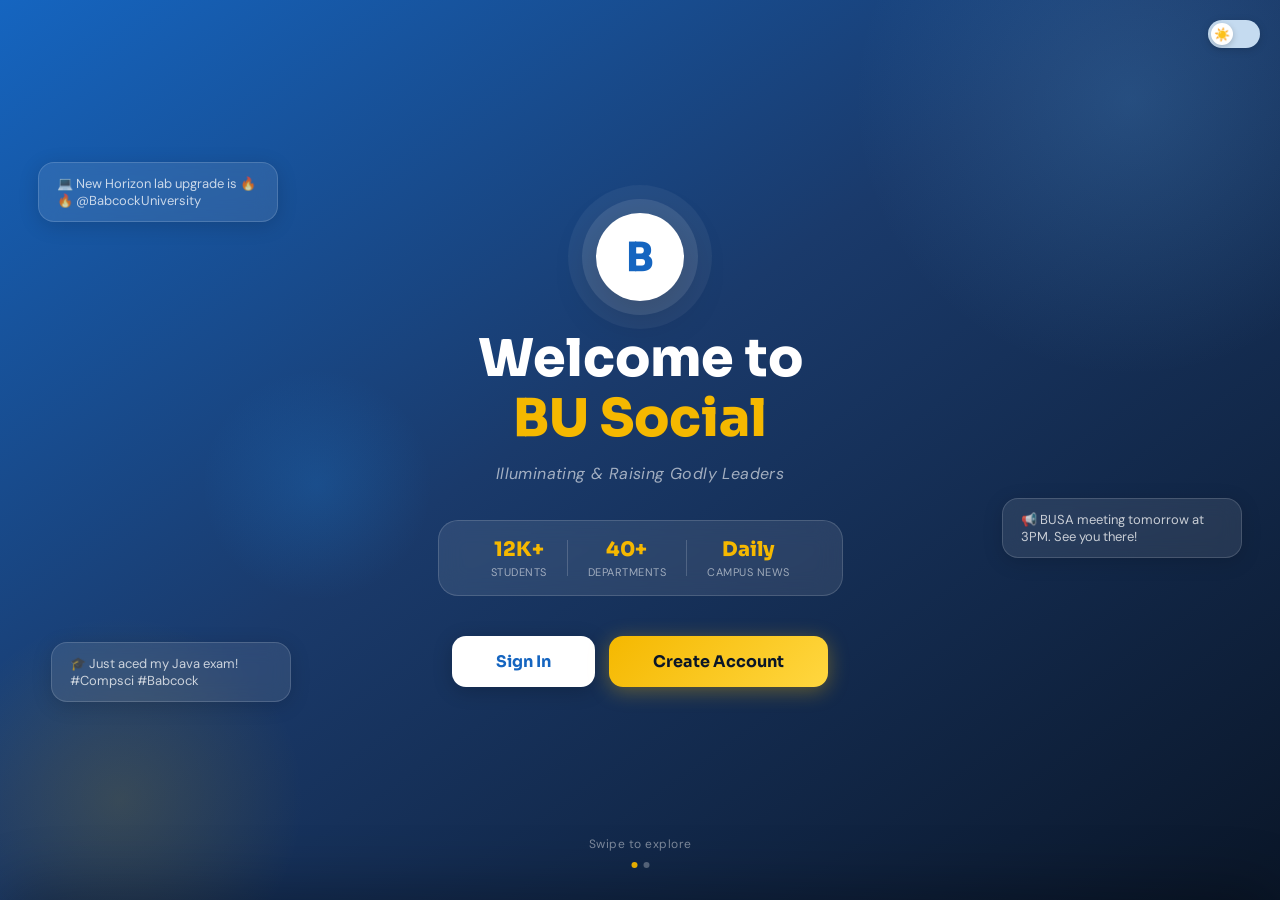
<file: index.html>
<!DOCTYPE html>
<html lang="en">
<head>
  <meta charset="UTF-8" />
  <meta name="viewport" content="width=device-width, initial-scale=1.0" />
  <title>BU Social — Babcock University</title>
  <link href="https://fonts.googleapis.com/css2?family=Sora:wght@300;400;500;600;700;800&family=DM+Sans:ital,wght@0,300;0,400;0,500;0,600;1,400&display=swap" rel="stylesheet" />
  <link rel="stylesheet" href="stl.css" />
</head>
<body>

  <!-- ======================================================
       AUTH WRAPPER — Hero + Sliding Panel
  ====================================================== -->
  <div class="auth-wrapper" id="authWrapper">

    <!-- HERO (always visible behind everything) -->
    <div class="hero-panel">
      <div class="floating-posts">
        <div class="float-card">🎓 Just aced my Java exam! #Compsci #Babcock</div>
        <div class="float-card">📢 BUSA meeting tomorrow at 3PM. See you there!</div>
        <div class="float-card">💻 New Horizon lab upgrade is 🔥🔥 @BabcockUniversity</div>
      </div>

      <!-- Animated background orbs -->
      <div class="hero-orb orb-1"></div>
      <div class="hero-orb orb-2"></div>
      <div class="hero-orb orb-3"></div>

      <div class="hero-content">
        <div class="brand-logo"><span>B</span></div>
        <h1>Welcome to<br /><span>BU Social</span></h1>
        <p class="auth-tagline">Illuminating &amp; Raising Godly Leaders</p>

        <div class="hero-stats">
          <div class="hero-stat">
            <span class="hero-stat-num">12K+</span>
            <span class="hero-stat-label">Students</span>
          </div>
          <div class="hero-stat-divider"></div>
          <div class="hero-stat">
            <span class="hero-stat-num">40+</span>
            <span class="hero-stat-label">Departments</span>
          </div>
          <div class="hero-stat-divider"></div>
          <div class="hero-stat">
            <span class="hero-stat-num">Daily</span>
            <span class="hero-stat-label">Campus News</span>
          </div>
        </div>

        <div class="hero-cta-group">
          <button class="hero-btn-login" onclick="slideOpenPanel('login')">Sign In</button>
          <button class="hero-btn-signup" onclick="slideOpenPanel('signup')">Create Account</button>
        </div>
      </div>

      <!-- Scroll hint -->
      <div class="scroll-hint" id="scrollHint">
        <span>Swipe to explore</span>
        <div class="scroll-dots">
          <span class="dot active"></span>
          <span class="dot"></span>
        </div>
      </div>
    </div>

    <!-- SLIDING PANEL (slides up over the hero) -->
    <div class="slide-panel" id="slidePanel">
      <div class="slide-handle" onclick="slideClosePanel()">
        <div class="handle-bar"></div>
        <span class="handle-label">Slide down to go back</span>
      </div>

      <!-- LOGIN FORM -->
      <div class="slide-form" id="loginForm">
        <div class="slide-form-logo">
          <div class="slide-logo-dot"></div>
          <span>BU Social</span>
        </div>
        <p class="auth-form-title">Welcome back 👋</p>
        <p class="auth-form-sub">Sign in to your Babcock account</p>

        <div class="form-group">
          <label for="loginEmail">Email Address</label>
          <input type="email" id="loginEmail" placeholder="yourname@babcock.edu.ng" />
        </div>
        <div class="form-group">
          <label for="loginPassword">Password</label>
          <input type="password" id="loginPassword" placeholder="••••••••" />
        </div>

        <button class="btn-primary" onclick="doLogin()">Sign In →</button>

        <div class="auth-switch">
          Don't have an account? <a onclick="switchSlideForm('signup')">Create one</a>
        </div>
      </div>

      <!-- SIGNUP FORM -->
      <div class="slide-form hidden" id="signupForm">
        <div class="slide-form-logo">
          <div class="slide-logo-dot"></div>
          <span>BU Social</span>
        </div>
        <p class="auth-form-title">Join the campus 🌟</p>
        <p class="auth-form-sub">Create your Babcock Social account</p>

        <div class="form-group">
          <label for="signupName">Full Name</label>
          <input type="text" id="signupName" placeholder="Somtochukwu Emeka" />
        </div>
        <div class="form-group">
          <label for="signupMatric">Matric Number</label>
          <input type="text" id="signupMatric" placeholder="XX/XXXX" />
        </div>
        <div class="form-group">
          <label for="signupEmail">Email Address</label>
          <input type="email" id="signupEmail" placeholder="yourname@babcock.edu.ng" />
        </div>
        <div class="form-group">
          <label for="signupPassword">Password</label>
          <input type="password" id="signupPassword" placeholder="Create a strong password" />
        </div>

        <button class="btn-primary" onclick="doSignup()">Create Account →</button>

        <div class="auth-switch">
          Already have an account? <a onclick="switchSlideForm('login')">Sign in</a>
        </div>
      </div>

    </div><!-- /.slide-panel -->
  </div><!-- /.auth-wrapper -->


  <!-- ======================================================
       COURSE / DEPARTMENT SELECTION SCREEN
  ====================================================== -->
  <div class="course-screen hidden" id="courseScreen">
    <div class="course-header">
      <h2>Pick your <span>Department</span> 🎓</h2>
      <p>We'll personalise your BU Social experience just for you</p>
    </div>

    <!-- Department cards are injected here by JavaScript -->
    <div class="dept-grid" id="deptGrid"></div>

    <button class="btn-continue" id="continueBtn" onclick="finishCourseSelection()">
      Continue to BU Social ✦
    </button>
  </div>


  <!-- ======================================================
       MAIN APP
  ====================================================== -->
  <div id="app">
    <div class="app-layout">

      <!-- ── Left Sidebar ── -->
      <aside class="sidebar">
        <div class="sidebar-logo">
          <div class="sidebar-logo-icon">B</div>
          <div>
            <div class="sidebar-logo-text">BU Social</div>
            <div class="sidebar-logo-sub">Babcock University</div>
          </div>
        </div>

        <nav class="nav-links">
          <button class="nav-link active" onclick="switchTab('home', this)">
            <span class="nav-icon">🏠</span>
            <span>Home</span>
          </button>
          <button class="nav-link" onclick="switchTab('explore', this)">
            <span class="nav-icon">🔍</span>
            <span>Explore</span>
          </button>
          <button class="nav-link" onclick="switchTab('notifications', this)">
            <span class="nav-icon">🔔</span>
            <span>Notifications</span>
            <span class="nav-badge">3</span>
          </button>
          <button class="nav-link" onclick="switchTab('messages', this)">
            <span class="nav-icon">✉️</span>
            <span>Messages</span>
            <span class="nav-badge">2</span>
          </button>
          <button class="nav-link" onclick="switchTab('bookmarks', this)">
            <span class="nav-icon">🔖</span>
            <span>Bookmarks</span>
          </button>
          <button class="nav-link" onclick="switchTab('profile', this)">
            <span class="nav-icon">👤</span>
            <span>Profile</span>
          </button>
        </nav>

        <button class="btn-post" onclick="openModal()">
          <span class="btn-post-label">+ Post</span>
        </button>

        <div class="sidebar-user">
          <div class="sidebar-avatar" id="sidebarAvatar">?</div>
          <div>
            <div class="sidebar-user-name" id="sidebarName">Loading…</div>
            <div class="sidebar-user-handle" id="sidebarHandle">@…</div>
          </div>
        </div>
      </aside>


      <!-- ── Main Feed ── -->
      <main class="main-feed">
        <div class="feed-header">
          <div class="feed-title">Home</div>
          <div class="refresh-bar" id="refreshBar" onclick="refreshFeed()">
  <span class="refresh-icon" id="refreshIcon">↻</span>
  <span id="refreshText">Pull to refresh</span>
</div>
          <div class="feed-tabs">
            <button class="feed-tab active" onclick="switchFeedTab(this)">For You</button>
            <button class="feed-tab" onclick="switchFeedTab(this)">Following</button>
            <button class="feed-tab" onclick="switchFeedTab(this)">Babcock</button>
          </div>
        </div>

        <!-- Compose Box -->
        <div class="compose-box">
          <div class="compose-avatar" id="composeAvatar">?</div>
          <div class="compose-right">
            <textarea
              class="compose-input"
              id="composeInput"
              rows="2"
              placeholder="What's happening on campus?"
              maxlength="280"
              oninput="updateCharCount()"
            ></textarea>
            <div class="compose-actions">
              <div class="compose-icons">
                <button class="compose-icon-btn" title="Image">🖼️</button>
                <button class="compose-icon-btn" title="GIF">GIF</button>
                <button class="compose-icon-btn" title="Emoji">😊</button>
                <button class="compose-icon-btn" title="Location">📍</button>
              </div>
              <button class="compose-submit" onclick="submitPost()">Post</button>
            </div>
          </div>
        </div>

        <!-- Feed posts injected here by JavaScript -->
        <div id="feedPosts"></div>
      </main>


      <!-- ── Right Sidebar ── -->
      <aside class="right-sidebar">

        <!-- Search Bar -->
        <div class="search-bar">
          <span>🔍</span>
          <input type="text" placeholder="Search BU Social" />
        </div>

        <!-- Course-based Recommendations (shown after dept selection) -->
        <div class="widget-box" id="recoWidget" style="display:none;">
          <div class="widget-title">✨ For Your Course</div>
          <!-- Recommendation cards injected by JavaScript -->
          <div id="recoList"></div>
        </div>

        <!-- Trending Topics -->
        <div class="widget-box">
          <div class="widget-title">Trending at Babcock</div>
          <div class="trend-item">
            <div class="trend-cat">Campus · Trending</div>
            <div class="trend-tag">#BabcockConvocation</div>
            <div class="trend-count">12.4K posts</div>
          </div>
          <div class="trend-item">
            <div class="trend-cat">Events</div>
            <div class="trend-tag">#FresherWeek2025</div>
            <div class="trend-count">8.1K posts</div>
          </div>
          <div class="trend-item">
            <div class="trend-cat">Sports</div>
            <div class="trend-tag">#BUSAFC</div>
            <div class="trend-count">5.7K posts</div>
          </div>
          <div class="trend-item">
            <div class="trend-cat">Campus Life</div>
            <div class="trend-tag">#CampusBites</div>
            <div class="trend-count">3.2K posts</div>
          </div>
          <div class="trend-item">
            <div class="trend-cat">Academic</div>
            <div class="trend-tag">#ExamSeason</div>
            <div class="trend-count">2.8K posts</div>
          </div>
        </div>

        <!-- Who to Follow -->
        <div class="widget-box">
          <div class="widget-title">Who to Follow</div>
          <!-- Follow cards injected by JavaScript -->
          <div id="followList"></div>
        </div>

        <p class="sidebar-footer">
          BU Social · Babcock University, Ilishan-Remo<br />
          <a href="#">Terms</a> · <a href="#">Privacy</a> · <a href="#">Accessibility</a>
        </p>

      </aside>
    </div><!-- /.app-layout -->
  </div><!-- /#app -->


  <!-- ======================================================
       COMPOSE MODAL (full-screen pop-up post composer)
  ====================================================== -->
  <div class="modal-overlay" id="modalOverlay" onclick="if(event.target===this) closeModal()">
    <div class="modal-box">
      <div class="modal-header">
        <button class="modal-close" onclick="closeModal()">✕</button>
        <span class="char-count" id="modalCharCount">280</span>
      </div>

      <div class="modal-compose-row">
        <div class="modal-avatar" id="modalAvatar">?</div>
        <div style="flex:1">
          <textarea
            id="modalTextarea"
            class="modal-textarea"
            placeholder="What's happening on campus?"
            maxlength="280"
            oninput="updateModalChar()"
          ></textarea>
          <div class="modal-actions">
            <div class="modal-icons">
              <button class="compose-icon-btn">🖼️</button>
              <button class="compose-icon-btn">😊</button>
              <button class="compose-icon-btn">📍</button>
            </div>
            <button class="compose-submit" onclick="submitModalPost()">Post</button>
          </div>
        </div>
      </div>

    </div><!-- /.modal-box -->
  </div><!-- /.modal-overlay -->


  <!-- Dark / Light Mode Toggle -->
  <button class="theme-toggle" id="themeToggle" onclick="toggleTheme()" title="Toggle dark/light mode">
    <div class="toggle-thumb" id="toggleThumb">☀️</div>
  </button>
<!-- Mobile Bottom Navigation -->
<nav class="mobile-nav" id="mobileNav">
  <button class="mobile-nav-btn active" onclick="switchTab('home', this); mobileNavActive(this)">
    <span class="mobile-nav-icon">🏠</span>
    <span class="mobile-nav-label">Home</span>
  </button>
  <button class="mobile-nav-btn" onclick="switchTab('explore', this); mobileNavActive(this)">
    <span class="mobile-nav-icon">🔍</span>
    <span class="mobile-nav-label">Explore</span>
  </button>
  <button class="mobile-nav-btn" onclick="switchTab('notifications', this); mobileNavActive(this)">
    <span class="mobile-nav-badge">3</span>
    <span class="mobile-nav-icon">🔔</span>
    <span class="mobile-nav-label">Alerts</span>
  </button>
  <button class="mobile-nav-btn" onclick="switchTab('messages', this); mobileNavActive(this)">
    <span class="mobile-nav-badge">2</span>
    <span class="mobile-nav-icon">✉️</span>
    <span class="mobile-nav-label">DMs</span>
  </button>
  <button class="mobile-nav-btn" onclick="switchTab('profile', this); mobileNavActive(this)">
    <span class="mobile-nav-icon">👤</span>
    <span class="mobile-nav-label">Profile</span>
  </button>
</nav>

<!-- Mobile FAB (floating post button) -->
<button class="mobile-fab" onclick="openModal()">＋</button>
  <!-- External JavaScript -->
  <script src="man.js"></script>

</body>

</html>
</file>
<file: stl.css>
/* ===== CSS VARIABLES — LIGHT MODE (default) ===== */
:root {
  --blue-deep: #0a1628;
  --blue-dark: #0d2040;
  --blue-mid: #1a3a6b;
  --blue-primary: #1565c0;
  --blue-bright: #1e88e5;
  --blue-light: #42a5f5;
  --blue-glow: #64b5f6;
  --blue-pale: #bbdefb;
  --blue-ultra: #e3f2fd;
  --gold: #f5b800;
  --gold-light: #ffd740;
  --gold-pale: #fff8e1;
  --white: #ffffff;
  --text-primary: #0d1b2a;
  --text-secondary: #546e8a;
  --text-muted: #90a4be;
  --border: #daeaf7;
  --border-dark: #c5dbf0;
  --bg: #f0f7ff;
  --card: #ffffff;
  --shadow: 0 4px 24px rgba(21, 101, 192, 0.10);
  --shadow-lg: 0 8px 40px rgba(21, 101, 192, 0.18);
}

/* ===== DARK MODE OVERRIDES ===== */
body.dark {
  --blue-ultra: #0d1f3a;
  --blue-pale: #1a3a6b;
  --gold-pale: #2a2000;
  --white: #151f2e;
  --card: #1a2540;
  --text-primary: #e8f0fe;
  --text-secondary: #8bafd4;
  --text-muted: #4a6a8a;
  --border: #1e3050;
  --border-dark: #253a5e;
  --bg: #0d1421;
  --shadow: 0 4px 24px rgba(0, 0, 0, 0.4);
  --shadow-lg: 0 8px 40px rgba(0, 0, 0, 0.5);
}

/* Smooth theme transitions */
body, body * {
  transition:
    background-color 0.3s ease,
    border-color 0.3s ease,
    color 0.3s ease,
    box-shadow 0.3s ease,
    transform 0.2s ease,
    opacity 0.2s ease;
}


/* ===== RESET ===== */
*, *::before, *::after {
  box-sizing: border-box;
  margin: 0;
  padding: 0;
}

body {
  font-family: 'DM Sans', sans-serif;
  background: var(--bg);
  color: var(--text-primary);
  min-height: 100vh;
  overflow-x: hidden;
}

/* ===== AUTH WRAPPER ===== */
.auth-wrapper {
  position: fixed;
  inset: 0;
  z-index: 100;
  overflow: hidden;
}

/* ===== HERO PANEL ===== */
.hero-panel {
  position: absolute;
  inset: 0;
  background: linear-gradient(145deg, var(--blue-primary) 0%, var(--blue-mid) 45%, var(--blue-deep) 100%);
  display: flex;
  flex-direction: column;
  align-items: center;
  justify-content: center;
  overflow: hidden;
}

/* Animated orbs */
.hero-orb {
  position: absolute;
  border-radius: 50%;
  pointer-events: none;
}
.orb-1 {
  width: 600px; height: 600px;
  background: radial-gradient(circle, rgba(100,181,246,0.18) 0%, transparent 65%);
  top: -200px; right: -150px;
  animation: orbDrift 8s ease-in-out infinite;
}
.orb-2 {
  width: 400px; height: 400px;
  background: radial-gradient(circle, rgba(245,184,0,0.14) 0%, transparent 65%);
  bottom: -100px; left: -80px;
  animation: orbDrift 10s ease-in-out infinite reverse;
}
.orb-3 {
  width: 250px; height: 250px;
  background: radial-gradient(circle, rgba(30,136,229,0.2) 0%, transparent 65%);
  top: 40%; left: 15%;
  animation: orbDrift 12s ease-in-out infinite 2s;
}

@keyframes orbDrift {
  0%, 100% { transform: translate(0, 0) scale(1); }
  33%       { transform: translate(20px, -30px) scale(1.05); }
  66%       { transform: translate(-15px, 20px) scale(0.97); }
}

/* Floating campus post previews */
.floating-posts {
  position: absolute;
  inset: 0;
  pointer-events: none;
  z-index: 1;
  overflow: hidden;
}
.float-card {
  position: absolute;
  background: rgba(255,255,255,0.09);
  backdrop-filter: blur(10px);
  border: 1px solid rgba(255,255,255,0.15);
  border-radius: 16px;
  padding: 12px 18px;
  font-size: 13px;
  color: rgba(255,255,255,0.75);
  max-width: 240px;
  animation: floatUp 8s ease-in-out infinite;
  box-shadow: 0 4px 20px rgba(0,0,0,0.15);
}
.float-card:nth-child(1) { bottom: 22%; left: 4%;  animation-delay: 0s; }
.float-card:nth-child(2) { bottom: 38%; right: 3%; animation-delay: 2.5s; }
.float-card:nth-child(3) { top: 18%;   left: 3%;  animation-delay: 5s; }

@keyframes floatUp {
  0%, 100% { transform: translateY(0px) rotate(-1deg); }
  50%       { transform: translateY(-16px) rotate(1deg); }
}

/* Hero central content */
.hero-content {
  position: relative;
  z-index: 2;
  display: flex;
  flex-direction: column;
  align-items: center;
  text-align: center;
  animation: heroFadeIn 1s ease both;
}

@keyframes heroFadeIn {
  from { opacity: 0; transform: translateY(24px); }
  to   { opacity: 1; transform: translateY(0); }
}

.brand-logo {
  width: 88px; height: 88px;
  background: var(--white);
  border-radius: 50%;
  display: flex; align-items: center; justify-content: center;
  margin-bottom: 28px;
  box-shadow:
    0 0 0 14px rgba(255,255,255,0.10),
    0 0 0 28px rgba(255,255,255,0.05),
    0 12px 40px rgba(0,0,0,0.25);
  animation: logoPop 0.8s cubic-bezier(0.34,1.56,0.64,1) 0.3s both;
}
@keyframes logoPop {
  from { transform: scale(0.5); opacity: 0; }
  to   { transform: scale(1);   opacity: 1; }
}
.brand-logo span {
  font-family: 'Sora', sans-serif;
  font-size: 40px;
  font-weight: 800;
  color: var(--blue-primary);
}

.hero-content h1 {
  font-family: 'Sora', sans-serif;
  font-size: 52px;
  font-weight: 800;
  color: var(--white);
  line-height: 1.15;
  margin-bottom: 14px;
  animation: heroFadeIn 0.9s ease 0.4s both;
}
.hero-content h1 span { color: var(--gold); }

.auth-tagline {
  color: rgba(255,255,255,0.60);
  font-size: 16px;
  font-style: italic;
  letter-spacing: 0.4px;
  margin-bottom: 36px;
  animation: heroFadeIn 0.9s ease 0.55s both;
}

/* Hero stats strip */
.hero-stats {
  display: flex;
  align-items: center;
  gap: 0;
  background: rgba(255,255,255,0.09);
  backdrop-filter: blur(12px);
  border: 1px solid rgba(255,255,255,0.15);
  border-radius: 20px;
  padding: 16px 32px;
  margin-bottom: 40px;
  animation: heroFadeIn 0.9s ease 0.7s both;
}
.hero-stat {
  display: flex;
  flex-direction: column;
  align-items: center;
  padding: 0 20px;
}
.hero-stat-num {
  font-family: 'Sora', sans-serif;
  font-size: 20px;
  font-weight: 800;
  color: var(--gold);
}
.hero-stat-label {
  font-size: 11px;
  color: rgba(255,255,255,0.55);
  margin-top: 3px;
  text-transform: uppercase;
  letter-spacing: 0.5px;
}
.hero-stat-divider {
  width: 1px;
  height: 36px;
  background: rgba(255,255,255,0.18);
}

/* Hero CTA buttons */
.hero-cta-group {
  display: flex;
  gap: 14px;
  animation: heroFadeIn 0.9s ease 0.85s both;
}
.hero-btn-login {
  padding: 15px 44px;
  background: var(--white);
  color: var(--blue-primary);
  border: none;
  border-radius: 14px;
  font-family: 'Sora', sans-serif;
  font-size: 16px;
  font-weight: 700;
  cursor: pointer;
  transition: all 0.25s;
  box-shadow: 0 4px 20px rgba(0,0,0,0.2);
}
.hero-btn-login:hover {
  transform: translateY(-3px);
  box-shadow: 0 10px 30px rgba(0,0,0,0.3);
}
.hero-btn-signup {
  padding: 15px 44px;
  background: linear-gradient(135deg, var(--gold), var(--gold-light));
  color: var(--blue-deep);
  border: none;
  border-radius: 14px;
  font-family: 'Sora', sans-serif;
  font-size: 16px;
  font-weight: 700;
  cursor: pointer;
  transition: all 0.25s;
  box-shadow: 0 4px 20px rgba(245,184,0,0.35);
}
.hero-btn-signup:hover {
  transform: translateY(-3px);
  box-shadow: 0 10px 30px rgba(245,184,0,0.45);
}

/* Scroll hint */
.scroll-hint {
  position: absolute;
  bottom: 32px;
  left: 50%;
  transform: translateX(-50%);
  display: flex;
  flex-direction: column;
  align-items: center;
  gap: 10px;
  color: rgba(255,255,255,0.45);
  font-size: 12px;
  letter-spacing: 0.5px;
  animation: floatUp 3s ease-in-out infinite;
  z-index: 2;
}
.scroll-dots {
  display: flex;
  gap: 6px;
}
.dot {
  width: 6px; height: 6px;
  border-radius: 50%;
  background: rgba(255,255,255,0.3);
  transition: background 0.3s;
}
.dot.active { background: var(--gold); }

/* ===== SLIDE PANEL ===== */
.slide-panel {
  position: absolute;
  left: 0; right: 0; bottom: 0;
  height: 92vh;
  background: var(--white);
  border-radius: 28px 28px 0 0;
  box-shadow: 0 -12px 60px rgba(0,0,0,0.3);
  transform: translateY(100%);
  transition: transform 0.55s cubic-bezier(0.32, 0.72, 0, 1);
  z-index: 10;
  overflow-y: auto;
  padding: 0 0 40px;
}
.slide-panel.open {
  transform: translateY(0);
}

/* Drag handle */
.slide-handle {
  display: flex;
  flex-direction: column;
  align-items: center;
  padding: 16px 20px 8px;
  cursor: pointer;
  position: sticky;
  top: 0;
  background: var(--white);
  z-index: 1;
  border-bottom: 1px solid var(--border);
}
.handle-bar {
  width: 48px; height: 5px;
  background: var(--border-dark);
  border-radius: 3px;
  margin-bottom: 8px;
  transition: background 0.2s;
}
.slide-handle:hover .handle-bar { background: var(--blue-light); }
.handle-label {
  font-size: 11px;
  color: var(--text-muted);
  letter-spacing: 0.3px;
}

/* Slide form inner content */
.slide-form {
  max-width: 480px;
  margin: 0 auto;
  padding: 32px 32px 20px;
}
.slide-form.hidden { display: none; }

.slide-form-logo {
  display: flex;
  align-items: center;
  gap: 10px;
  margin-bottom: 28px;
}
.slide-logo-dot {
  width: 36px; height: 36px;
  background: linear-gradient(135deg, var(--blue-primary), var(--blue-bright));
  border-radius: 50%;
  display: flex; align-items: center; justify-content: center;
}
.slide-logo-dot::after {
  content: 'B';
  font-family: 'Sora', sans-serif;
  font-size: 16px;
  font-weight: 800;
  color: var(--white);
}
.slide-form-logo span {
  font-family: 'Sora', sans-serif;
  font-size: 18px;
  font-weight: 800;
  color: var(--blue-primary);
}

.auth-form-title {
  font-family: 'Sora', sans-serif;
  font-size: 28px;
  font-weight: 700;
  color: var(--text-primary);
  margin-bottom: 8px;
}
.auth-form-sub {
  color: var(--text-secondary);
  font-size: 15px;
  margin-bottom: 36px;
}

.form-group { margin-bottom: 20px; }
.form-group label {
  display: block;
  font-size: 13px;
  font-weight: 600;
  color: var(--text-secondary);
  margin-bottom: 8px;
  text-transform: uppercase;
  letter-spacing: 0.5px;
}
.form-group input {
  width: 100%;
  padding: 14px 18px;
  border: 2px solid var(--border);
  border-radius: 12px;
  font-family: 'DM Sans', sans-serif;
  font-size: 15px;
  color: var(--text-primary);
  background: var(--bg);
  outline: none;
  transition: all 0.2s;
}
.form-group input:focus {
  border-color: var(--blue-bright);
  background: var(--white);
  box-shadow: 0 0 0 4px rgba(30,136,229,0.10);
}

.btn-primary {
  width: 100%;
  padding: 15px;
  background: linear-gradient(135deg, var(--blue-primary), var(--blue-bright));
  color: var(--white);
  border: none;
  border-radius: 12px;
  font-family: 'Sora', sans-serif;
  font-size: 16px;
  font-weight: 600;
  cursor: pointer;
  transition: all 0.2s;
  margin-top: 8px;
  letter-spacing: 0.3px;
}
.btn-primary:hover {
  transform: translateY(-1px);
  box-shadow: 0 6px 20px rgba(21,101,192,0.35);
}
.btn-primary:active { transform: translateY(0); }

.auth-switch {
  text-align: center;
  margin-top: 24px;
  color: var(--text-secondary);
  font-size: 14px;
}
.auth-switch a {
  color: var(--blue-primary);
  font-weight: 600;
  cursor: pointer;
  text-decoration: none;
}
.auth-switch a:hover { text-decoration: underline; }

/* ===== COURSE SELECTION ===== */
.course-screen {
  min-height: 100vh;
  background: linear-gradient(160deg, var(--blue-deep) 0%, #0a1e3d 50%, #0d2040 100%);
  display: flex;
  flex-direction: column;
  align-items: center;
  justify-content: center;
  padding: 40px 24px;
  position: fixed;
  inset: 0;
  z-index: 99;
  overflow-y: auto;
  transition: opacity 0.5s ease, transform 0.5s ease;
}
.course-screen.hidden { opacity: 0; pointer-events: none; transform: scale(0.97); }

.course-header {
  text-align: center;
  margin-bottom: 48px;
}
.course-header h2 {
  font-family: 'Sora', sans-serif;
  font-size: 36px;
  font-weight: 800;
  color: var(--white);
  margin-bottom: 12px;
}
.course-header h2 span { color: var(--gold); }
.course-header p {
  color: rgba(255,255,255,0.6);
  font-size: 16px;
}

.dept-grid {
  display: grid;
  grid-template-columns: repeat(auto-fill, minmax(210px, 1fr));
  gap: 16px;
  max-width: 900px;
  width: 100%;
  margin-bottom: 40px;
}

.dept-card {
  background: rgba(255,255,255,0.06);
  border: 2px solid rgba(255,255,255,0.10);
  border-radius: 16px;
  padding: 20px;
  cursor: pointer;
  transition: all 0.25s;
  display: flex;
  flex-direction: column;
  align-items: flex-start;
  gap: 10px;
  position: relative;
  overflow: hidden;
}
.dept-card::before {
  content: '';
  position: absolute;
  inset: 0;
  background: linear-gradient(135deg, var(--blue-bright), var(--blue-primary));
  opacity: 0;
  transition: opacity 0.25s;
}
.dept-card:hover::before { opacity: 0.15; }
.dept-card:hover { border-color: rgba(255,255,255,0.25); transform: translateY(-2px); }
.dept-card.selected {
  border-color: var(--gold);
  background: rgba(245,184,0,0.10);
}
.dept-card.selected::before { opacity: 0; }

.dept-icon {
  font-size: 28px;
  position: relative; z-index: 1;
}
.dept-name {
  font-family: 'Sora', sans-serif;
  font-weight: 600;
  font-size: 14px;
  color: var(--white);
  position: relative; z-index: 1;
  line-height: 1.3;
}
.dept-faculty {
  font-size: 11px;
  color: rgba(255,255,255,0.5);
  position: relative; z-index: 1;
}
.dept-check {
  position: absolute;
  top: 12px; right: 12px;
  width: 22px; height: 22px;
  background: var(--gold);
  border-radius: 50%;
  display: none;
  align-items: center;
  justify-content: center;
  font-size: 12px;
  color: var(--blue-deep);
  font-weight: 800;
}
.dept-card.selected .dept-check { display: flex; }

.btn-continue {
  padding: 16px 48px;
  background: linear-gradient(135deg, var(--gold), var(--gold-light));
  color: var(--blue-deep);
  border: none;
  border-radius: 14px;
  font-family: 'Sora', sans-serif;
  font-size: 16px;
  font-weight: 700;
  cursor: pointer;
  transition: all 0.2s;
  opacity: 0.4;
  pointer-events: none;
  letter-spacing: 0.3px;
}
.btn-continue.active {
  opacity: 1;
  pointer-events: all;
}
.btn-continue.active:hover {
  transform: translateY(-2px);
  box-shadow: 0 8px 24px rgba(245,184,0,0.4);
}

/* ===== MAIN APP ===== */
#app {
  display: none;
  min-height: 100vh;
  background: var(--bg);
}
#app.visible { display: flex; }

.app-layout {
  display: flex;
  max-width: 1280px;
  margin: 0 auto;
  width: 100%;
  min-height: 100vh;
  padding: 0 16px;
}

/* ===== LEFT SIDEBAR ===== */
.sidebar {
  width: 260px;
  position: sticky;
  top: 0;
  height: 100vh;
  display: flex;
  flex-direction: column;
  padding: 24px 20px;
  flex-shrink: 0;
}

.sidebar-logo {
  display: flex;
  align-items: center;
  gap: 12px;
  margin-bottom: 36px;
  cursor: pointer;
}
.sidebar-logo-icon {
  width: 44px; height: 44px;
  background: linear-gradient(135deg, var(--blue-primary), var(--blue-bright));
  border-radius: 50%;
  display: flex; align-items: center; justify-content: center;
  font-family: 'Sora', sans-serif;
  font-size: 20px;
  font-weight: 800;
  color: var(--white);
  flex-shrink: 0;
}
.sidebar-logo-text {
  font-family: 'Sora', sans-serif;
  font-weight: 800;
  font-size: 20px;
  color: var(--blue-primary);
  line-height: 1;
}
.sidebar-logo-sub {
  font-size: 10px;
  color: var(--text-muted);
  font-weight: 400;
  margin-top: 2px;
}

.nav-links {
  display: flex;
  flex-direction: column;
  gap: 4px;
  flex: 1;
}
.nav-link {
  display: flex;
  align-items: center;
  gap: 14px;
  padding: 12px 14px;
  border-radius: 12px;
  cursor: pointer;
  transition: all 0.2s;
  color: var(--text-primary);
  font-size: 16px;
  font-weight: 500;
  border: none;
  background: none;
  width: 100%;
  text-align: left;
  font-family: 'DM Sans', sans-serif;
}
.nav-link:hover { background: var(--blue-ultra); color: var(--blue-primary); }
.nav-link.active {
  background: var(--blue-ultra);
  color: var(--blue-primary);
  font-weight: 700;
}
.nav-icon { font-size: 22px; flex-shrink: 0; }
.nav-badge {
  margin-left: auto;
  background: var(--blue-primary);
  color: var(--white);
  font-size: 11px;
  font-weight: 700;
  border-radius: 10px;
  padding: 2px 7px;
  min-width: 20px;
  text-align: center;
}

.btn-post {
  margin-top: 24px;
  width: 100%;
  padding: 14px;
  background: linear-gradient(135deg, var(--blue-primary), var(--blue-bright));
  color: var(--white);
  border: none;
  border-radius: 12px;
  font-family: 'Sora', sans-serif;
  font-size: 15px;
  font-weight: 700;
  cursor: pointer;
  transition: all 0.2s;
  letter-spacing: 0.3px;
}
.btn-post:hover { transform: translateY(-1px); box-shadow: var(--shadow-lg); }

.sidebar-user {
  margin-top: 24px;
  display: flex;
  align-items: center;
  gap: 10px;
  padding: 12px;
  border-radius: 12px;
  cursor: pointer;
  transition: background 0.2s;
}
.sidebar-user:hover { background: var(--blue-ultra); }
.sidebar-avatar {
  width: 40px; height: 40px;
  border-radius: 50%;
  background: linear-gradient(135deg, var(--blue-primary), var(--blue-bright));
  display: flex; align-items: center; justify-content: center;
  font-family: 'Sora', sans-serif;
  font-weight: 700;
  color: var(--white);
  font-size: 15px;
  flex-shrink: 0;
}
.sidebar-user-name {
  font-weight: 600;
  font-size: 14px;
  color: var(--text-primary);
}
.sidebar-user-handle {
  font-size: 12px;
  color: var(--text-muted);
}

/* ===== MAIN FEED ===== */
.main-feed {
  flex: 1;
  border-left: 1px solid var(--border);
  border-right: 1px solid var(--border);
  min-height: 100vh;
  max-width: 600px;
}

.feed-header {
  position: sticky;
  top: 0;
  background: rgba(240,247,255,0.92);
  backdrop-filter: blur(12px);
  border-bottom: 1px solid var(--border);
  z-index: 10;
}
.feed-title {
  padding: 16px 20px;
  font-family: 'Sora', sans-serif;
  font-size: 20px;
  font-weight: 700;
  color: var(--text-primary);
}
.feed-tabs { display: flex; border-bottom: 1px solid var(--border); }
.feed-tab {
  flex: 1;
  padding: 14px;
  text-align: center;
  font-weight: 600;
  font-size: 15px;
  color: var(--text-secondary);
  cursor: pointer;
  position: relative;
  transition: color 0.2s;
  background: none;
  border: none;
  font-family: 'DM Sans', sans-serif;
}
.feed-tab.active { color: var(--blue-primary); }
.feed-tab.active::after {
  content: '';
  position: absolute;
  bottom: 0; left: 20%; right: 20%;
  height: 3px;
  background: var(--blue-primary);
  border-radius: 2px 2px 0 0;
}

/* ===== COMPOSE BOX ===== */
.compose-box {
  padding: 16px 20px;
  border-bottom: 1px solid var(--border);
  display: flex;
  gap: 12px;
  background: var(--white);
}
.compose-avatar {
  width: 44px; height: 44px;
  border-radius: 50%;
  background: linear-gradient(135deg, var(--blue-primary), var(--blue-bright));
  display: flex; align-items: center; justify-content: center;
  font-family: 'Sora', sans-serif;
  font-weight: 700;
  color: var(--white);
  font-size: 16px;
  flex-shrink: 0;
}
.compose-right { flex: 1; }
.compose-input {
  width: 100%;
  border: none;
  outline: none;
  font-family: 'DM Sans', sans-serif;
  font-size: 17px;
  color: var(--text-primary);
  background: transparent;
  resize: none;
  min-height: 52px;
  padding: 12px 0 8px;
}
.compose-input::placeholder { color: var(--text-muted); }
.compose-actions {
  display: flex;
  align-items: center;
  justify-content: space-between;
  padding-top: 12px;
  border-top: 1px solid var(--border);
  margin-top: 8px;
}
.compose-icons { display: flex; gap: 6px; }
.compose-icon-btn {
  width: 36px; height: 36px;
  border-radius: 50%;
  border: none;
  background: none;
  cursor: pointer;
  display: flex; align-items: center; justify-content: center;
  font-size: 18px;
  color: var(--blue-primary);
  transition: background 0.2s;
}
.compose-icon-btn:hover { background: var(--blue-ultra); }
.compose-submit {
  padding: 8px 20px;
  background: linear-gradient(135deg, var(--blue-primary), var(--blue-bright));
  color: var(--white);
  border: none;
  border-radius: 20px;
  font-family: 'Sora', sans-serif;
  font-weight: 600;
  font-size: 14px;
  cursor: pointer;
  transition: all 0.2s;
}
.compose-submit:hover {
  box-shadow: 0 4px 12px rgba(21,101,192,0.3);
  transform: translateY(-1px);
}

/* ===== POST CARDS ===== */
.post-card {
  padding: 16px 20px;
  border-bottom: 1px solid var(--border);
  background: var(--white);
  display: flex;
  gap: 12px;
  transition: background 0.15s;
  cursor: pointer;
  animation: fadeSlide 0.35s ease both;
}
.post-card:hover { background: var(--blue --blue-ultra); }
@keyframes fadeSlide {
  from { opacity: 0; transform: translateY(12px); }
  to { opacity: 1; transform: translateY(0); }
}

.post-avatar {
  width: 48px; height: 48px;
  border-radius: 50%;
  flex-shrink: 0;
  font-family: 'Sora', sans-serif;
  font-weight: 700;
  font-size: 18px;
  color: var(--white);
  display: flex; align-items: center; justify-content: center;
}
.post-body { flex: 1; }
.post-header {
  display: flex;
  align-items: center;
  gap: 6px;
  flex-wrap: wrap;
  margin-bottom: 6px;
}
.post-name {
  font-weight: 700;
  font-size: 15px;
  color: var(--text-primary);
}
.post-handle {
  font-size: 14px;
  color: var(--text-muted);
}
.post-time {
  font-size: 13px;
  color: var(--text-muted);
  margin-left: auto;
}
.verified-badge {
  display: inline-flex;
  align-items: center;
  background: var(--blue-primary);
  color: var(--white);
  font-size: 10px;
  font-weight: 700;
  padding: 2px 6px;
  border-radius: 8px;
  gap: 3px;
}
.post-tag {
  display: inline-block;
  background: var(--blue-ultra);
  color: var(--blue-primary);
  font-size: 12px;
  font-weight: 600;
  padding: 3px 10px;
  border-radius: 20px;
  margin-bottom: 10px;
}
.post-text {
  font-size: 15px;
  line-height: 1.6;
  color: var(--text-primary);
  margin-bottom: 12px;
}
.post-text .hashtag { color: var(--blue-bright); }
.post-text .mention { color: var(--blue-primary); }

.post-actions {
  display: flex;
  gap: 4px;
  margin-top: 4px;
}
.action-btn {
  display: flex;
  align-items: center;
  gap: 6px;
  padding: 7px 12px;
  border-radius: 20px;
  border: none;
  background: none;
  cursor: pointer;
  font-size: 14px;
  color: var(--text-muted);
  transition: all 0.2s;
  font-family: 'DM Sans', sans-serif;
}
.action-btn:hover { background: var(--blue-ultra); color: var(--blue-primary); }
.action-btn.liked { color: #e91e63; }
.action-btn.liked:hover { background: #fce4ec; }
.action-btn.retweeted { color: #00897b; }
.action-btn.retweeted:hover { background: #e0f2f1; }
.action-btn.bookmarked { color: var(--blue-primary); }
.action-icon { font-size: 18px; line-height: 1; }

/* ===== RIGHT SIDEBAR ===== */
.right-sidebar {
  width: 340px;
  padding: 24px 20px;
  flex-shrink: 0;
  position: sticky;
  top: 0;
  height: 100vh;
  overflow-y: auto;
}

.search-bar {
  display: flex;
  align-items: center;
  gap: 12px;
  background: var(--white);
  border: 2px solid var(--border);
  border-radius: 25px;
  padding: 10px 18px;
  margin-bottom: 24px;
  transition: border-color 0.2s;
}
.search-bar:focus-within { border-color: var(--blue-bright); }
.search-bar input {
  border: none;
  outline: none;
  font-family: 'DM Sans', sans-serif;
  font-size: 15px;
  color: var(--text-primary);
  background: transparent;
  flex: 1;
}
.search-bar input::placeholder { color: var(--text-muted); }

.widget-box {
  background: var(--white);
  border: 1px solid var(--border);
  border-radius: 16px;
  overflow: hidden;
  margin-bottom: 20px;
}
.widget-title {
  font-family: 'Sora', sans-serif;
  font-size: 18px;
  font-weight: 700;
  color: var(--text-primary);
  padding: 16px 18px 12px;
}

/* ===== RECOMMENDATIONS ===== */
.reco-card {
  padding: 14px 18px;
  border-top: 1px solid var(--border);
  display: flex;
  align-items: flex-start;
  gap: 12px;
  transition: background 0.15s;
  cursor: pointer;
}
.reco-card:hover { background: var(--blue-ultra); }
.reco-icon {
  width: 44px; height: 44px;
  border-radius: 50%;
  display: flex; align-items: center; justify-content: center;
  font-size: 20px;
  flex-shrink: 0;
  background: var(--blue-ultra);
}
.reco-info { flex: 1; }
.reco-name {
  font-weight: 700;
  font-size: 14px;
  color: var(--text-primary);
  margin-bottom: 2px;
}
.reco-desc {
  font-size: 13px;
  color: var(--text-secondary);
  line-height: 1.4;
}
.reco-badge {
  background: var(--gold-pale);
  color: #b8860b;
  font-size: 11px;
  font-weight: 700;
  padding: 3px 8px;
  border-radius: 8px;
  flex-shrink: 0;
  align-self: center;
}

/* ===== TRENDING ===== */
.trend-item {
  padding: 12px 18px;
  border-top: 1px solid var(--border);
  cursor: pointer;
  transition: background 0.15s;
}
.trend-item:hover { background: var(--blue-ultra); }
.trend-cat { font-size: 12px; color: var(--text-muted); }
.trend-tag { font-weight: 700; font-size: 15px; color: var(--text-primary); margin: 2px 0; }
.trend-count { font-size: 13px; color: var(--text-muted); }

/* ===== WHO TO FOLLOW ===== */
.follow-card {
  padding: 14px 18px;
  border-top: 1px solid var(--border);
  display: flex;
  align-items: center;
  gap: 12px;
}
.follow-avatar {
  width: 42px; height: 42px;
  border-radius: 50%;
  display: flex; align-items: center; justify-content: center;
  font-family: 'Sora', sans-serif;
  font-weight: 700;
  font-size: 16px;
  color: var(--white);
  flex-shrink: 0;
}
.follow-name { font-weight: 700; font-size: 14px; color: var(--text-primary); }
.follow-handle { font-size: 13px; color: var(--text-muted); }
.follow-btn {
  margin-left: auto;
  padding: 7px 18px;
  border: 2px solid var(--blue-primary);
  border-radius: 20px;
  background: none;
  color: var(--blue-primary);
  font-family: 'Sora', sans-serif;
  font-size: 13px;
  font-weight: 700;
  cursor: pointer;
  transition: all 0.2s;
  flex-shrink: 0;
}
.follow-btn:hover { background: var(--blue-primary); color: var(--white); }
.follow-btn.following { background: var(--blue-primary); color: var(--white); }

/* ===== FOOTER TEXT ===== */
.sidebar-footer {
  font-size: 12px;
  color: var(--text-muted);
  padding: 8px 4px;
  line-height: 1.6;
}
.sidebar-footer a { color: var(--blue-bright); text-decoration: none; }

/* ===== COMPOSE MODAL ===== */
.modal-overlay {
  position: fixed;
  inset: 0;
  background: rgba(10,22,40,0.6);
  backdrop-filter: blur(4px);
  z-index: 200;
  display: flex;
  align-items: center;
  justify-content: center;
  opacity: 0;
  pointer-events: none;
  transition: opacity 0.2s;
}
.modal-overlay.open {
  opacity: 1;
  pointer-events: all;
}
.modal-box {
  background: var(--white);
  border-radius: 20px;
  width: 560px;
  max-width: calc(100vw - 32px);
  padding: 24px;
  transform: scale(0.95);
  transition: transform 0.2s;
}
.modal-overlay.open .modal-box { transform: scale(1); }

.modal-header {
  display: flex;
  justify-content: space-between;
  align-items: center;
  margin-bottom: 20px;
}
.modal-close {
  width: 36px; height: 36px;
  border-radius: 50%;
  border: none;
  background: var(--bg);
  cursor: pointer;
  font-size: 20px;
  display: flex; align-items: center; justify-content: center;
  color: var(--text-secondary);
  transition: background 0.2s;
}
.modal-close:hover { background: var(--border); }

.char-count { font-size: 13px; color: var(--text-muted); }
.char-count.warning { color: #e65100; }

.modal-compose-row {
  display: flex;
  gap: 12px;
}
.modal-avatar {
  width: 48px; height: 48px;
  border-radius: 50%;
  background: linear-gradient(135deg, var(--blue-primary), var(--blue-bright));
  display: flex; align-items: center; justify-content: center;
  font-family: 'Sora', sans-serif;
  font-weight: 700;
  color: var(--white);
  font-size: 18px;
  flex-shrink: 0;
}
.modal-textarea {
  width: 100%;
  border: none;
  outline: none;
  font-family: 'DM Sans', sans-serif;
  font-size: 18px;
  color: var(--text-primary);
  resize: none;
  min-height: 120px;
  background: transparent;
}
.modal-textarea::placeholder { color: var(--text-muted); }
.modal-actions {
    padding-top: 12px;
  border-top: 1px solid var(--border);
  display: flex;
  justify-content: space-between;
  align-items: center;
  margin-top: 8px;
}
.modal-icons { display: flex; gap: 8px; }

/* ===== RESPONSIVE ===== */
@media (max-width: 1100px) {
  .right-sidebar { width: 280px; }
}
@media (max-width: 900px) {
  .right-sidebar { display: none; }
  .sidebar { width: 70px; padding: 24px 12px; }
  .sidebar-logo-text,
  .sidebar-logo-sub,
  .nav-link span:last-child,
  .nav-badge,
  .sidebar-user-name,
  .sidebar-user-handle { display: none; }
  .btn-post { border-radius: 50%; width: 48px; height: 48px; padding: 0; display: flex; align-items: center; justify-content: center; font-size: 22px; }
  .sidebar-logo { justify-content: center; }
  .sidebar-user { justify-content: center; }
  .nav-link { justify-content: center; padding: 12px; }
}
@media (max-width: 640px) {
  .hero-content h1 { font-size: 36px; }
  .hero-stats { padding: 12px 18px; }
  .hero-stat { padding: 0 12px; }
  .hero-stat-num { font-size: 16px; }
  .hero-btn-login, .hero-btn-signup { padding: 13px 28px; font-size: 15px; }
  .slide-form { padding: 24px 20px; }
  .dept-grid { grid-template-columns: repeat(2, 1fr); }
}

/* ===== DARK MODE TOGGLE ===== */
.theme-toggle {
  position: fixed;
  top: 20px;
  right: 20px;
  z-index: 300;
  width: 52px;
  height: 28px;
  background: var(--border-dark);
  border-radius: 14px;
  border: none;
  cursor: pointer;
  padding: 0;
  box-shadow: 0 2px 8px rgba(0,0,0,0.15);
  transition: background 0.3s ease;
  display: flex;
  align-items: center;
}
body.dark .theme-toggle {
  background: var(--blue-primary);
}
.toggle-thumb {
  width: 22px;
  height: 22px;
  background: white;
  border-radius: 50%;
  margin-left: 3px;
  display: flex;
  align-items: center;
  justify-content: center;
  font-size: 13px;
  box-shadow: 0 2px 6px rgba(0,0,0,0.2);
  transition: transform 0.3s cubic-bezier(0.34,1.56,0.64,1);
  pointer-events: none;
  line-height: 1;
}
body.dark .toggle-thumb {
  transform: translateX(24px);
}

/* Dark mode: feed header blur bg */
body.dark .feed-header {
  background: rgba(13, 20, 33, 0.92);
}

/* Dark mode: slide panel */
body.dark .slide-panel {
  background: var(--white);
}
body.dark .slide-handle {
  background: var(--white);
  border-bottom-color: var(--border);
}

/* Dark mode: modal */
body.dark .modal-box {
  background: var(--white);
}
body.dark .modal-close {
  background: var(--bg);
  color: var(--text-secondary);
}

/* Dark mode: search bar */
body.dark .search-bar {
  background: var(--white);
  border-color: var(--border);
}

/* Dark mode: form inputs */
body.dark .form-group input {
  background: var(--bg);
  border-color: var(--border);
  color: var(--text-primary);
}
body.dark .form-group input:focus {
  background: var(--white);
  border-color: var(--blue-bright);
}

/* Dark mode: compose */
body.dark .compose-input {
  color: var(--text-primary);
}
body.dark .modal-textarea {
  color: var(--text-primary);
}
.refresh-bar {
  display: flex;
  align-items: center;
  justify-content: center;
  gap: 8px;
  padding: 10px;
  background: var(--blue-ultra);
  color: var(--blue-primary);
  font-size: 14px;
  font-weight: 600;
  cursor: pointer;
  border-bottom: 1px solid var(--border);
  transition: background 0.2s;
  font-family: 'DM Sans', sans-serif;
}
.refresh-bar:hover {
  background: var(--blue-pale);
}
.refresh-icon {
  font-size: 18px;
  display: inline-block;
  transition: transform 0.4s ease;
}
.refresh-icon.spinning {
  animation: spin 0.7s linear infinite;
}
@keyframes spin {
  from { transform: rotate(0deg); }
  to   { transform: rotate(360deg); }
}
.new-posts-toast {
  position: sticky;
  top: 0;
  z-index: 9;
  background: var(--blue-primary);
  color: white;
  text-align: center;
  padding: 10px;
  font-size: 14px;
  font-weight: 600;
  cursor: pointer;
  font-family: 'DM Sans', sans-serif;
  animation: slideDown 0.3s ease;
}
@keyframes slideDown {
  from { transform: translateY(-100%); opacity: 0; }
  to   { transform: translateY(0);     opacity: 1; }
}
/* Dark mode: reco icon bg */
body.dark .reco-icon {
  background: var(--bg);
}

/* Dark mode: sidebar user hover */
body.dark .sidebar-user:hover,
body.dark .nav-link:hover,
body.dark .nav-link.active {
  background: var(--blue-ultra);
}

/* Dark mode post hover */
body.dark .post-card:hover {
  background: var(--blue-ultra);
}
body.dark .reco-card:hover,
body.dark .trend-item:hover,
body.dark .action-btn:hover {
  background: var(--blue-ultra);

}
/* ===== MOBILE FIXES ===== */
@media (max-width: 768px) {

  /* Hide sidebars completely on mobile */
  .sidebar,
  .right-sidebar {
    display: none !important;
  }

  /* Main feed takes full width */
  .app-layout {
    padding: 0;
  }
  .main-feed {
    max-width: 100%;
    width: 100%;
    border: none;
  }

  /* Feed header */
  .feed-header {
    position: sticky;
    top: 0;
    z-index: 20;
  }
  .feed-title {
    font-size: 17px;
    padding: 12px 16px;
  }
  .feed-tab {
    font-size: 13px;
    padding: 10px 6px;
  }

  /* Compose box */
  .compose-box {
    padding: 12px 14px;
  }
  .compose-avatar {
    width: 36px;
    height: 36px;
    font-size: 13px;
  }
  .compose-input {
    font-size: 15px;
  }

  /* Post cards */
  .post-card {
    padding: 12px 14px;
  }
  .post-avatar {
    width: 40px;
    height: 40px;
    font-size: 15px;
  }
  .post-name {
    font-size: 14px;
  }
  .post-handle,
  .post-time {
    font-size: 12px;
  }
  .post-text {
    font-size: 14px;
    line-height: 1.5;
  }
  .action-btn {
    padding: 6px 8px;
    font-size: 13px;
  }
  .action-icon {
    font-size: 16px;
  }

  /* Bottom nav bar for mobile */
  .mobile-nav {
    display: flex !important;
  }

  /* Hero panel */
  .hero-content h1 {
    font-size: 30px;
  }
  .auth-tagline {
    font-size: 13px;
  }
  .hero-stats {
    padding: 10px 12px;
    gap: 0;
    margin-bottom: 28px;
  }
  .hero-stat {
    padding: 0 10px;
  }
  .hero-stat-num {
    font-size: 15px;
  }
  .hero-stat-label {
    font-size: 9px;
  }
  .hero-btn-login,
  .hero-btn-signup {
    padding: 12px 24px;
    font-size: 14px;
  }
  .float-card {
    font-size: 11px;
    padding: 8px 12px;
    max-width: 170px;
  }

  /* Slide panel full height on mobile */
  .slide-panel {
    height: 96vh;
    border-radius: 20px 20px 0 0;
  }
  .slide-form {
    padding: 20px 18px;
  }
  .auth-form-title {
    font-size: 22px;
  }
  .auth-form-sub {
    font-size: 13px;
    margin-bottom: 24px;
  }
  .form-group input {
    padding: 12px 14px;
    font-size: 14px;
  }
  .btn-primary {
    padding: 13px;
    font-size: 15px;
  }

  /* Course selection */
  .course-header h2 {
    font-size: 24px;
  }
  .dept-grid {
    grid-template-columns: repeat(2, 1fr);
    gap: 10px;
    padding: 0 16px;
  }
  .dept-card {
    padding: 14px 12px;
  }
  .dept-name {
    font-size: 12px;
  }
  .dept-faculty {
    font-size: 10px;
  }
  .btn-continue {
    padding: 14px 36px;
    font-size: 15px;
  }

  /* Dark mode toggle position */
  .theme-toggle {
    top: 14px;
    right: 14px;
  }

  /* Modal full screen on mobile */
  .modal-overlay {
    align-items: flex-end;
  }
  .modal-box {
    width: 100%;
    max-width: 100%;
    border-radius: 20px 20px 0 0;
    padding: 20px 18px 36px;
  }
}

/* ===== MOBILE BOTTOM NAV ===== */
.mobile-nav {
  display: none;
  position: fixed;
  bottom: 0;
  left: 0;
  right: 0;
  height: 58px;
  background: var(--white);
  border-top: 1px solid var(--border);
  z-index: 50;
  justify-content: space-around;
  align-items: center;
  padding: 0 8px;
}
.mobile-nav-btn {
  display: flex;
  flex-direction: column;
  align-items: center;
  justify-content: center;
  gap: 2px;
  background: none;
  border: none;
  cursor: pointer;
  padding: 6px 12px;
  border-radius: 10px;
  transition: background 0.2s;
  position: relative;
}
.mobile-nav-btn:hover {
  background: var(--blue-ultra);
}
.mobile-nav-btn.active .mobile-nav-icon {
  filter: none;
  opacity: 1;
}
.mobile-nav-icon {
  font-size: 22px;
  opacity: 0.5;
  line-height: 1;
}
.mobile-nav-btn.active .mobile-nav-icon {
  opacity: 1;
}
.mobile-nav-label {
  font-size: 9px;
  color: var(--text-muted);
  font-family: 'DM Sans', sans-serif;
  font-weight: 600;
}
.mobile-nav-btn.active .mobile-nav-label {
  color: var(--blue-primary);
}
.mobile-nav-badge {
  position: absolute;
  top: 4px;
  right: 8px;
  background: var(--blue-primary);
  color: white;
  font-size: 9px;
  font-weight: 700;
  border-radius: 8px;
  padding: 1px 5px;
  min-width: 16px;
  text-align: center;
}

/* Push feed content above mobile nav */
@media (max-width: 768px) {
  #app {
    padding-bottom: 58px;
  }
  /* FAB post button on mobile */
  .mobile-fab {
    display: flex !important;
  }
}

/* Mobile floating action button */
.mobile-fab {
  display: none;
  position: fixed;
  bottom: 76px;
  right: 20px;
  width: 54px;
  height: 54px;
  background: linear-gradient(135deg, var(--blue-primary), var(--blue-bright));
  border: none;
  border-radius: 50%;
  color: white;
  font-size: 26px;
  cursor: pointer;
  z-index: 49;
  align-items: center;
  justify-content: center;
  box-shadow: 0 4px 20px rgba(21,101,192,0.45);
  transition: transform 0.2s, box-shadow 0.2s;
}
.mobile-fab:hover {
  transform: scale(1.08);
  box-shadow: 0 6px 28px rgba(21,101,192,0.55);
}
</file>
